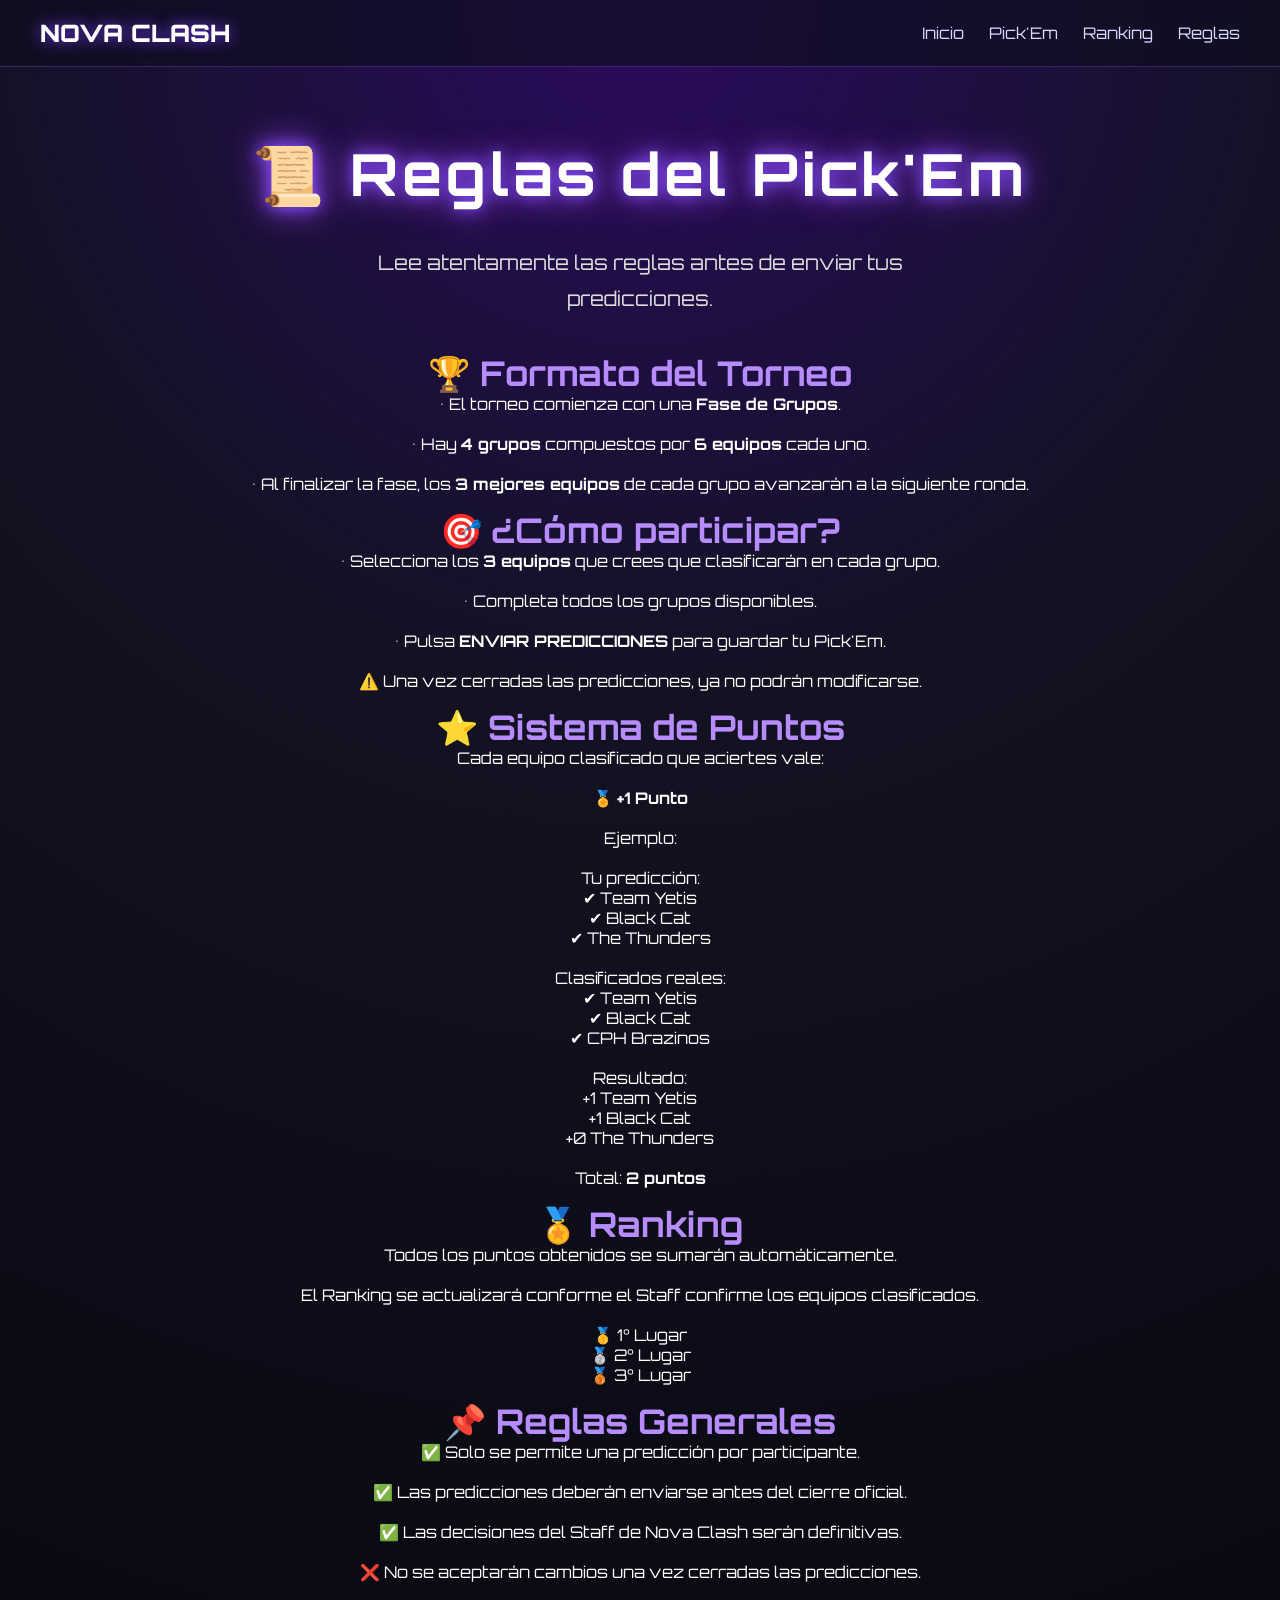
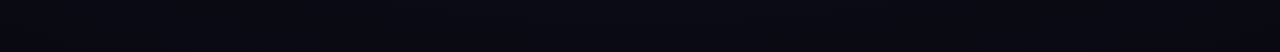
<file: reglas.html>
<!DOCTYPE html>
<html lang="es">
<head>

<meta charset="UTF-8">
<meta name="viewport" content="width=device-width, initial-scale=1.0">

<title>Reglas - Nova Clash</title>

<link rel="stylesheet" href="style.css">

<link rel="preconnect" href="https://fonts.googleapis.com">
<link rel="preconnect" href="https://fonts.gstatic.com" crossorigin>

<link href="https://fonts.googleapis.com/css2?family=Orbitron:wght@400;700;900&display=swap" rel="stylesheet">

</head>

<body>

<nav class="navbar">

    <div class="nav-logo">
        NOVA CLASH
    </div>

    <div class="nav-links">
        <a href="index.html">Inicio</a>
        <a href="predicciones.html">Pick'Em</a>
        <a href="ranking.html">Ranking</a>
        <a href="reglas.html">Reglas</a>
    </div>

</nav>

<div class="contenedor">

<h1>📜 Reglas del Pick'Em</h1>

<p class="descripcion">
Lee atentamente las reglas antes de enviar tus predicciones.
</p>

<!-- ============================ -->

<div class="partido">

<h2>🏆 Formato del Torneo</h2>

<p>

• El torneo comienza con una <b>Fase de Grupos</b>.

<br><br>

• Hay <b>4 grupos</b> compuestos por <b>6 equipos</b> cada uno.

<br><br>

• Al finalizar la fase, los <b>3 mejores equipos</b> de cada grupo avanzarán a la siguiente ronda.

</p>

</div>

<!-- ============================ -->

<div class="partido">

<h2>🎯 ¿Cómo participar?</h2>

<p>

• Selecciona los <b>3 equipos</b> que crees que clasificarán en cada grupo.

<br><br>

• Completa todos los grupos disponibles.

<br><br>

• Pulsa <b>ENVIAR PREDICCIONES</b> para guardar tu Pick'Em.

<br><br>

⚠️ Una vez cerradas las predicciones, ya no podrán modificarse.

</p>

</div>

<!-- ============================ -->

<div class="partido">

<h2>⭐ Sistema de Puntos</h2>

<p>

Cada equipo clasificado que aciertes vale:

<br><br>

🏅 <b>+1 Punto</b>

<br><br>

Ejemplo:

<br><br>

Tu predicción:

<br>

✔ Team Yetis

<br>

✔ Black Cat

<br>

✔ The Thunders

<br><br>

Clasificados reales:

<br>

✔ Team Yetis

<br>

✔ Black Cat

<br>

✔ CPH Brazinos

<br><br>

Resultado:

<br>

+1 Team Yetis

<br>

+1 Black Cat

<br>

+0 The Thunders

<br><br>

Total: <b>2 puntos</b>

</p>

</div>

<!-- ============================ -->

<div class="partido">

<h2>🏅 Ranking</h2>

<p>

Todos los puntos obtenidos se sumarán automáticamente.

<br><br>

El Ranking se actualizará conforme el Staff confirme los equipos clasificados.

<br><br>

🥇 1° Lugar

<br>

🥈 2° Lugar

<br>

🥉 3° Lugar

</p>

</div>

<!-- ============================ -->

<div class="partido">

<h2>📌 Reglas Generales</h2>

<p>

✅ Solo se permite una predicción por participante.

<br><br>

✅ Las predicciones deberán enviarse antes del cierre oficial.

<br><br>

✅ Las decisiones del Staff de Nova Clash serán definitivas.

<br><br>

❌ No se aceptarán cambios una vez cerradas las predicciones.

</p>

</div>

</div>

</body>
</html>
</file>
<file: style.css>
*{
    margin:0;
    padding:0;
    box-sizing:border-box;
}

body{

    font-family:'Orbitron',sans-serif;

    background:
    radial-gradient(circle at top,#2b0b5e 0%,#121222 40%,#090912 100%);

    color:white;

    min-height:100vh;

    overflow-x:hidden;

}

.fondo{

    position:fixed;

    inset:0;

    background-image:

    radial-gradient(#7b2cff55 1px,transparent 1px),
    radial-gradient(#00bfff33 1px,transparent 1px);

    background-size:70px 70px,120px 120px;

    animation:mover 15s linear infinite;

    z-index:-1;

}

@keyframes mover{

from{

transform:translateY(0px);

}

to{

transform:translateY(-70px);

}

}

.contenedor{

max-width:900px;

margin:auto;

padding:70px 25px;

text-align:center;

}

.logo{

width:700px;

margin-bottom:25px;

filter:
drop-shadow(0 0 20px #9b5cff)
drop-shadow(0 0 40px #6d3dff);

}

h1{

font-size:58px;

color:white;

letter-spacing:4px;

text-shadow:
0 0 15px #7f4dff,
0 0 35px #a74cff;

}

h2{

margin-top:15px;

font-size:34px;

color:#b78cff;

}

.descripcion{

margin:35px auto;

font-size:20px;

line-height:1.8;

max-width:650px;

color:#dddddd;

}

.premio{

margin:40px auto;

width:320px;

padding:25px;

border:2px solid #8f4cff;

border-radius:18px;

background:#ffffff08;

box-shadow:

0 0 25px #7b2cff88,

inset 0 0 25px #7b2cff22;

backdrop-filter:blur(8px);

}

.premio h3{

margin-top:10px;

font-size:28px;

color:#ffdf55;

}

button{

margin-top:35px;

padding:18px 70px;

font-size:24px;

font-family:'Orbitron';

font-weight:bold;

border:none;

border-radius:50px;

cursor:pointer;

background:linear-gradient(90deg,#5b2cff,#aa3fff);

color:white;

transition:.35s;

box-shadow:0 0 35px #7b2cff;

}

button:hover{

transform:scale(1.06);

box-shadow:

0 0 30px #7b2cff,

0 0 60px #b245ff;

}

a{

text-decoration:none;

}

@media(max-width:700px){

h1{

font-size:40px;

}

h2{

font-size:25px;

}

.descripcion{

font-size:17px;

}

.logo{

width:150px;

}

button{

width:100%;

font-size:20px;

}

.premio{

width:100%;

}

}
/* ===== NAVBAR ===== */

.navbar{

display:flex;

justify-content:space-between;

align-items:center;

padding:18px 40px;

background:rgba(15,15,30,.65);

backdrop-filter:blur(12px);

border-bottom:1px solid rgba(140,90,255,.3);

position:sticky;

top:0;

z-index:999;

}

.nav-logo{

font-size:24px;

font-weight:900;

color:white;

text-shadow:0 0 15px #7d3cff;

}

.nav-links{

display:flex;

gap:25px;

}

.nav-links a{

color:#d8d8ff;

text-decoration:none;

font-size:16px;

transition:.3s;

}

.nav-links a:hover{

color:#b366ff;

text-shadow:0 0 12px #7d3cff;

}

@media(max-width:700px){

.navbar{

flex-direction:column;

gap:15px;

}

.nav-links{

flex-wrap:wrap;

justify-content:center;

}

}
/* ===== ESTADÍSTICAS ===== */

.estadisticas{

display:flex;

justify-content:center;

gap:25px;

margin-top:60px;

flex-wrap:wrap;

}

.card{

width:180px;

padding:25px;

background:rgba(255,255,255,.05);

border:1px solid rgba(140,90,255,.4);

border-radius:18px;

backdrop-filter:blur(10px);

transition:.35s;

box-shadow:0 0 20px rgba(123,44,255,.25);

}

.card:hover{

transform:translateY(-8px);

box-shadow:
0 0 35px rgba(123,44,255,.6);

}

.card h3{

font-size:42px;

color:#b366ff;

margin-bottom:10px;

}

.card p{

color:#ddd;

font-size:18px;

}

.bracket{

display:flex;
justify-content:space-around;
align-items:flex-start;
padding:30px;
gap:40px;

}

.columna{

display:flex;
flex-direction:column;
align-items:center;

}

.match{

background:#1b1535;
border:2px solid #7a3cff;
border-radius:12px;
padding:10px;
margin:20px 0;
width:220px;

box-shadow:0 0 15px #7a3cff;

}

.equipo{

padding:8px;

border-bottom:1px solid #555;

}

.equipo:last-child{

border:none;

}

/*=============================
PICK'EM V2
=============================*/

#partidos{
    display:flex;
    flex-direction:column;
    gap:35px;
    margin-top:45px;
}

.grupo-card{

    background:rgba(25,20,45,.75);

    backdrop-filter:blur(12px);

    border:1px solid rgba(170,80,255,.35);

    border-radius:22px;

    padding:30px;

    box-shadow:
    0 0 30px rgba(120,40,255,.20);

    transition:.35s;

}

.grupo-card:hover{

    transform:translateY(-6px);

    box-shadow:
    0 0 45px rgba(170,80,255,.45);

}

.grupo-header{

    font-size:34px;

    font-weight:900;

    letter-spacing:2px;

    color:white;

    margin-bottom:25px;

    text-shadow:
    0 0 20px #7b2cff;

}

.grupo-equipos{

    display:flex;

    flex-direction:column;

    gap:15px;

}

.equipo-option{

    display:flex;

    align-items:center;

    gap:18px;

    padding:18px;

    border-radius:14px;

    background:rgba(255,255,255,.05);

    border:1px solid rgba(255,255,255,.08);

    cursor:pointer;

    transition:.25s;

}

.equipo-option:hover{

    background:rgba(123,44,255,.20);

    border-color:#9d5cff;

    transform:translateX(8px);

}

.equipo-option input{

    width:22px;

    height:22px;

    accent-color:#9d5cff;

}

.nombre-equipo{

    font-size:22px;

    font-weight:700;

    color:white;

}

.grupo-info{

    margin-top:25px;

    padding-top:20px;

    border-top:1px solid rgba(255,255,255,.10);

    color:#bbbbff;

    font-size:18px;

    font-weight:bold;

}

#nombre{

    width:100%;

    max-width:420px;

    margin-top:40px;

    padding:18px;

    border:none;

    border-radius:15px;

    background:#1d1838;

    color:white;

    font-size:18px;

    font-family:'Orbitron';

    outline:none;

    border:2px solid transparent;

    transition:.25s;

}

#nombre:focus{

    border-color:#9d5cff;

    box-shadow:0 0 25px rgba(150,70,255,.45);

}

button{

    margin-top:35px;

    width:100%;

    max-width:420px;

    padding:20px;

    border:none;

    border-radius:50px;

    font-family:'Orbitron';

    font-size:20px;

    font-weight:900;

    letter-spacing:2px;

    cursor:pointer;

    color:white;

    background:linear-gradient(90deg,#6b2dff,#b54dff);

    transition:.30s;

    box-shadow:0 0 30px rgba(123,44,255,.40);

}

button:hover{

    transform:scale(1.04);

    box-shadow:
    0 0 50px rgba(180,90,255,.70);

}

.equipo-card{

display:flex;

align-items:center;

gap:18px;

padding:18px 22px;

background:rgba(255,255,255,.05);

border:2px solid transparent;

border-radius:16px;

cursor:pointer;

transition:.25s;

}

.equipo-card:hover{

background:rgba(123,44,255,.18);

border-color:#9b5cff;

transform:translateX(8px);

}

.equipo-card input{

width:22px;

height:22px;

accent-color:#9b5cff;

}

.equipo-nombre{

font-size:22px;

font-weight:bold;

color:white;

}

/*==========================
TARJETAS SELECCIONABLES
==========================*/

.equipo-card{

position:relative;

overflow:hidden;

}

.equipo-card input{

display:none;

}

.equipo-card .equipo-nombre{

width:100%;

padding:5px 0;

transition:.25s;

}

.equipo-card:has(input:checked){

background:linear-gradient(90deg,#6b2dff,#9d4dff);

border-color:#c487ff;

box-shadow:

0 0 25px rgba(180,90,255,.6);

transform:scale(1.02);

}

.equipo-card:has(input:checked)::after{

content:"✔";

position:absolute;

right:22px;

top:50%;

transform:translateY(-50%);

font-size:24px;

font-weight:bold;

color:white;

}

/* =======================================
   RESPONSIVE NOVA CLASH
======================================= */

@media screen and (max-width: 768px){

/* Navbar */

.navbar{
    flex-direction:column;
    padding:15px;
    gap:15px;
}

.nav-logo{
    font-size:28px;
}

.nav-links{
    width:100%;
    justify-content:center;
    flex-wrap:wrap;
    gap:15px;
}

.nav-links a{
    font-size:18px;
}

/* Contenedor */

.contenedor{
    width:95%;
    padding:25px 15px;
}

/* Logo */

.logo{
    width:220px;
    max-width:90%;
}

/* Titulos */

h1{
    font-size:36px;
    letter-spacing:2px;
}

h2{
    font-size:24px;
}

.descripcion{
    font-size:16px;
    line-height:1.6;
}

/* Tarjetas */

.grupo-card,
.partido,
.card,
.premio{

    width:100%;
    max-width:100%;

    margin:20px auto;

    padding:18px;

}

/* Encabezado grupo */

.grupo-header{
    font-size:26px;
}

/* Equipos */

.grupo-equipos{
    gap:10px;
}

.equipo-option{

    padding:14px;

    font-size:18px;

}

.equipo-option input{

    width:22px;
    height:22px;

}

/* Inputs */

input[type=text],
input[type=email],
input[type=password],
#nombre{

    width:100%;

    font-size:18px;

    padding:16px;

}

/* Botones */

button{

    width:100%;

    padding:18px;

    font-size:20px;

}

/* Ranking */

.partido h2{
    font-size:22px;
}

.partido p{
    font-size:18px;
}

/* Versus */

.team{
    font-size:22px;
}

.vs{
    font-size:28px;
}

/* Bracket */

.bracket{

    flex-direction:column;

    align-items:center;

}

.columna{

    width:100%;

}

.match{

    width:100%;

}

/* Estadísticas */

.estadisticas{

    flex-direction:column;

    align-items:center;

}

.card{

    width:100%;

}

/* Tablas */

table{

    display:block;

    overflow-x:auto;

}

/* Imágenes */

img{

    max-width:100%;

    height:auto;

}

}

/* Celulares pequeños */

@media screen and (max-width:480px){

h1{
    font-size:30px;
}

h2{
    font-size:22px;
}

.nav-logo{
    font-size:24px;
}

.grupo-header{
    font-size:22px;
}

.equipo-option{
    font-size:16px;
}

button{
    font-size:18px;
}

}
</file>
